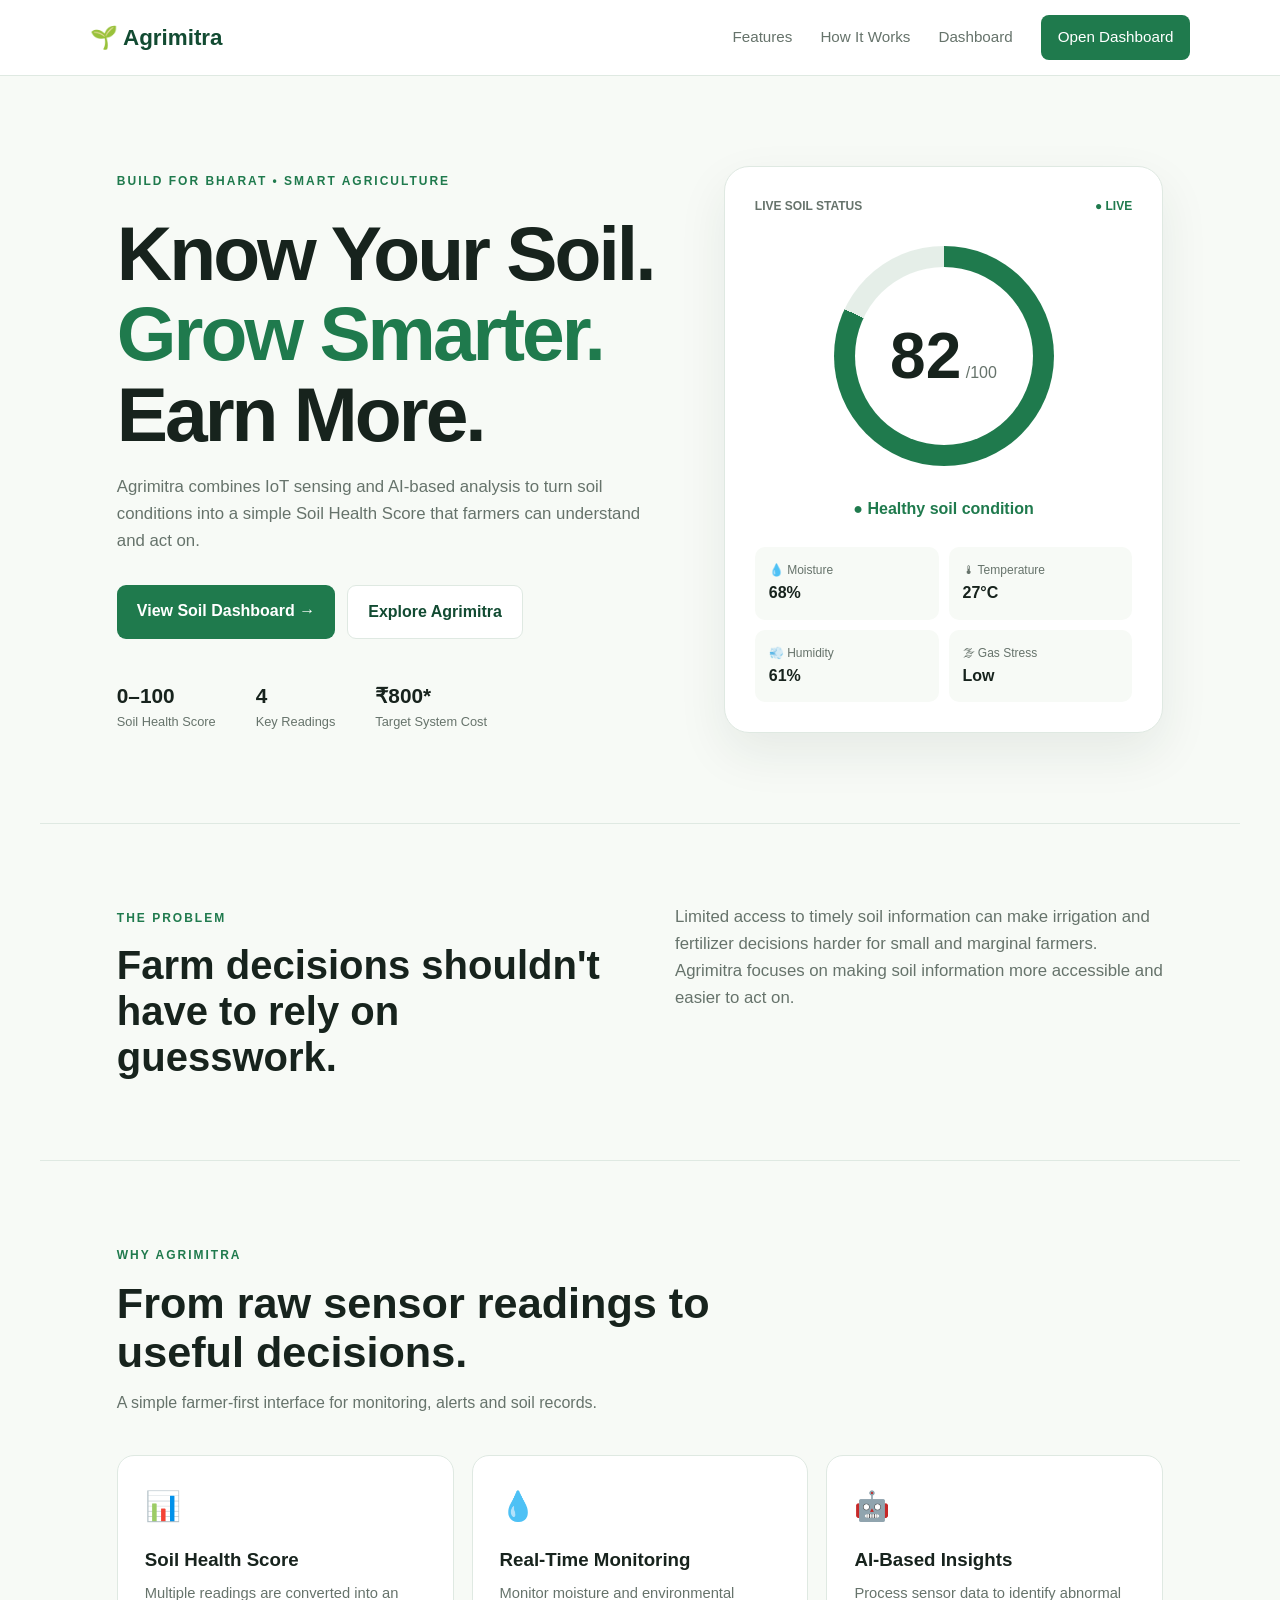
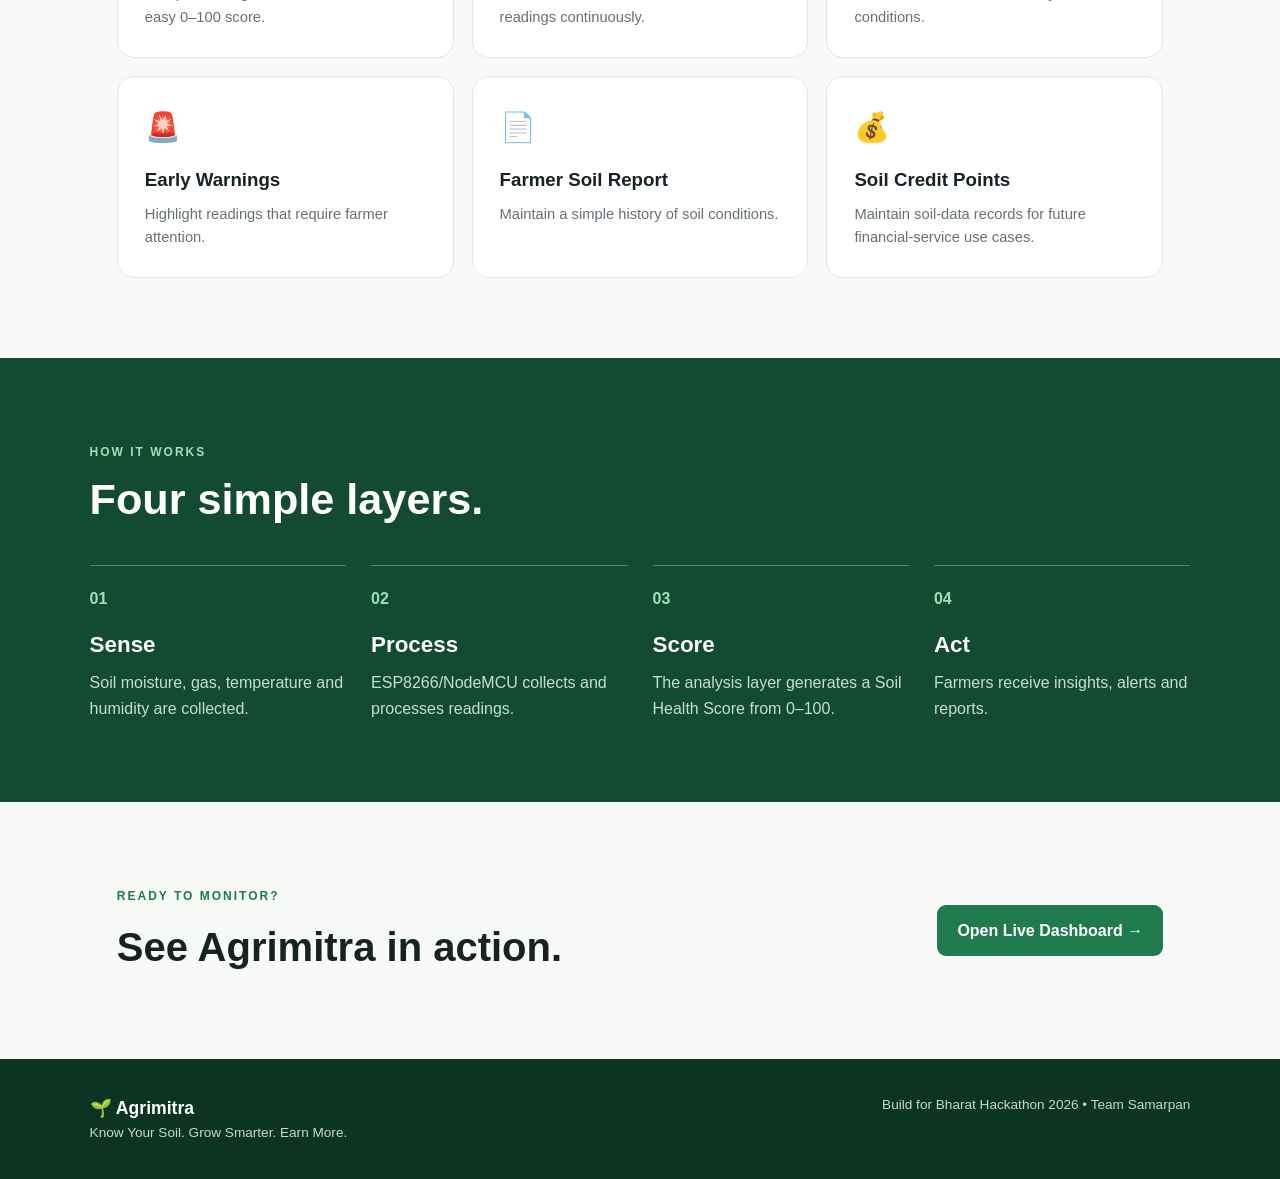
<file: frontend/index.html>
<!DOCTYPE html>
<html lang="en">

<head>
    <meta charset="UTF-8">

    <meta name="viewport"
          content="width=device-width, initial-scale=1.0">

    <title>Agrimitra | Smart Soil Monitoring</title>

    <meta name="description"
          content="Agrimitra - AI-powered smart soil monitoring for small farmers.">

    <link rel="stylesheet" href="style.css">
</head>

<body>

    <!-- ================= NAVBAR ================= -->

    <header class="navbar">

        <a href="index.html" class="brand">
            <span>🌱</span>
            Agrimitra
        </a>

        <nav>
            <a href="#features">Features</a>

            <a href="#how-it-works">
                How It Works
            </a>

            <a href="dashboard.html">
                Dashboard
            </a>

            <a href="dashboard.html"
               class="nav-btn">
                Open Dashboard
            </a>
        </nav>

    </header>


    <!-- ================= HERO ================= -->

    <section class="hero">

        <div class="hero-content">

            <span class="eyebrow">
                BUILD FOR BHARAT • SMART AGRICULTURE
            </span>

            <h1>
                Know Your Soil.
                <br>

                <span>Grow Smarter.</span>

                <br>

                Earn More.
            </h1>

            <p>
                Agrimitra combines IoT sensing and AI-based
                analysis to turn soil conditions into a simple
                Soil Health Score that farmers can understand
                and act on.
            </p>

            <div class="hero-buttons">

                <a href="dashboard.html"
                   class="primary-btn">
                    View Soil Dashboard →
                </a>

                <a href="#how-it-works"
                   class="secondary-btn">
                    Explore Agrimitra
                </a>

            </div>


            <!-- HERO STATS -->

            <div class="hero-stats">

                <div>
                    <strong>0–100</strong>
                    <span>Soil Health Score</span>
                </div>

                <div>
                    <strong>4</strong>
                    <span>Key Readings</span>
                </div>

                <div>
                    <strong>₹800*</strong>
                    <span>Target System Cost</span>
                </div>

            </div>

        </div>


        <!-- ================= LIVE CARD ================= -->

        <div class="hero-card">

            <div class="card-header">

                <span>
                    LIVE SOIL STATUS
                </span>

                <span class="live">
                    ● LIVE
                </span>

            </div>


            <div class="score-circle">

                <div>
                    <strong id="heroScore">
                        82
                    </strong>

                    <span>
                        /100
                    </span>
                </div>

            </div>


            <p class="healthy">
                ● Healthy soil condition
            </p>


            <div class="mini-grid">

                <div>
                    <span>💧 Moisture</span>
                    <strong id="heroMoisture">
                        68%
                    </strong>
                </div>

                <div>
                    <span>🌡 Temperature</span>
                    <strong id="heroTemp">
                        27°C
                    </strong>
                </div>

                <div>
                    <span>💨 Humidity</span>
                    <strong id="heroHumidity">
                        61%
                    </strong>
                </div>

                <div>
                    <span>🌫 Gas Stress</span>
                    <strong id="heroGas">
                        Low
                    </strong>
                </div>

            </div>

        </div>

    </section>



    <!-- ================= PROBLEM ================= -->

    <section class="problem">

        <div>

            <span class="eyebrow">
                THE PROBLEM
            </span>

            <h2>
                Farm decisions shouldn't have
                to rely on guesswork.
            </h2>

        </div>

        <p>
            Limited access to timely soil information can
            make irrigation and fertilizer decisions harder
            for small and marginal farmers.

            Agrimitra focuses on making soil information
            more accessible and easier to act on.
        </p>

    </section>



    <!-- ================= FEATURES ================= -->

    <section class="section"
             id="features">

        <div class="section-heading">

            <span class="eyebrow">
                WHY AGRIMITRA
            </span>

            <h2>
                From raw sensor readings
                to useful decisions.
            </h2>

            <p>
                A simple farmer-first interface for monitoring,
                alerts and soil records.
            </p>

        </div>


        <div class="feature-grid">


            <div class="feature-card">

                <div class="feature-icon">
                    📊
                </div>

                <h3>
                    Soil Health Score
                </h3>

                <p>
                    Multiple readings are converted
                    into an easy 0–100 score.
                </p>

            </div>



            <div class="feature-card">

                <div class="feature-icon">
                    💧
                </div>

                <h3>
                    Real-Time Monitoring
                </h3>

                <p>
                    Monitor moisture and environmental
                    readings continuously.
                </p>

            </div>



            <div class="feature-card">

                <div class="feature-icon">
                    🤖
                </div>

                <h3>
                    AI-Based Insights
                </h3>

                <p>
                    Process sensor data to identify
                    abnormal conditions.
                </p>

            </div>



            <div class="feature-card">

                <div class="feature-icon">
                    🚨
                </div>

                <h3>
                    Early Warnings
                </h3>

                <p>
                    Highlight readings that require
                    farmer attention.
                </p>

            </div>



            <div class="feature-card">

                <div class="feature-icon">
                    📄
                </div>

                <h3>
                    Farmer Soil Report
                </h3>

                <p>
                    Maintain a simple history of
                    soil conditions.
                </p>

            </div>



            <div class="feature-card">

                <div class="feature-icon">
                    💰
                </div>

                <h3>
                    Soil Credit Points
                </h3>

                <p>
                    Maintain soil-data records for
                    future financial-service use cases.
                </p>

            </div>

        </div>

    </section>



    <!-- ================= HOW IT WORKS ================= -->

    <section class="dark-section"
             id="how-it-works">

        <div class="section-heading dark-heading">

            <span class="eyebrow">
                HOW IT WORKS
            </span>

            <h2>
                Four simple layers.
            </h2>

        </div>


        <div class="steps">


            <div class="step">

                <span>01</span>

                <h3>
                    Sense
                </h3>

                <p>
                    Soil moisture, gas, temperature
                    and humidity are collected.
                </p>

            </div>



            <div class="step">

                <span>02</span>

                <h3>
                    Process
                </h3>

                <p>
                    ESP8266/NodeMCU collects
                    and processes readings.
                </p>

            </div>



            <div class="step">

                <span>03</span>

                <h3>
                    Score
                </h3>

                <p>
                    The analysis layer generates
                    a Soil Health Score from 0–100.
                </p>

            </div>



            <div class="step">

                <span>04</span>

                <h3>
                    Act
                </h3>

                <p>
                    Farmers receive insights,
                    alerts and reports.
                </p>

            </div>

        </div>

    </section>



    <!-- ================= CTA ================= -->

    <section class="cta">

        <div>

            <span class="eyebrow">
                READY TO MONITOR?
            </span>

            <h2>
                See Agrimitra in action.
            </h2>

        </div>

        <a href="dashboard.html"
           class="primary-btn">

            Open Live Dashboard →

        </a>

    </section>



    <!-- ================= FOOTER ================= -->

    <footer>

        <div>

            <strong>
                🌱 Agrimitra
            </strong>

            <p>
                Know Your Soil. Grow Smarter. Earn More.
            </p>

        </div>

        <p>
            Build for Bharat Hackathon 2026
            • Team Samarpan
        </p>

    </footer>


    <script src="script.js"></script>

</body>

</html>
</file>
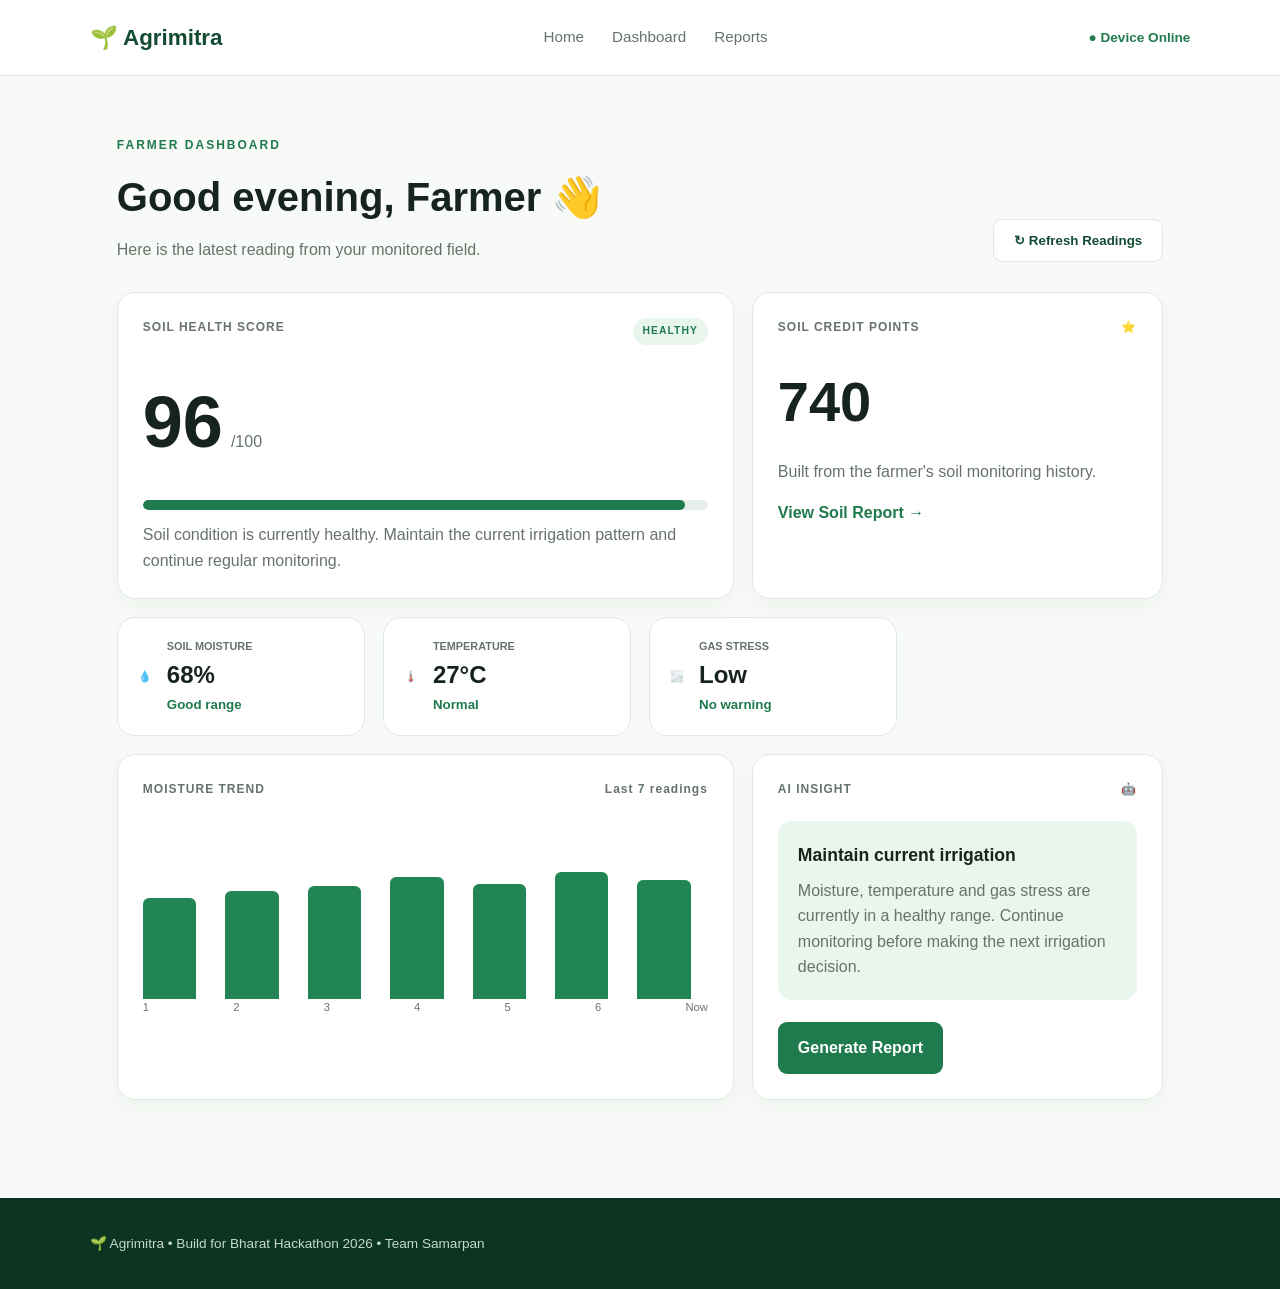
<file: frontend/dashboard.html>
<!DOCTYPE html>
<html lang="en">

<head>

    <meta charset="UTF-8">

    <meta name="viewport"
          content="width=device-width, initial-scale=1.0">

    <title>
        Agrimitra | Soil Dashboard
    </title>

    <link rel="stylesheet"
          href="style.css">

    <link rel="stylesheet"
          href="dashboard.css">

</head>


<body>


<header class="navbar">

    <a href="index.html"
       class="brand">

        🌱 Agrimitra

    </a>


    <nav>

        <a href="index.html">
            Home
        </a>

        <a href="dashboard.html">
            Dashboard
        </a>

        <a href="reports.html">
            Reports
        </a>

    </nav>


    <div class="status-pill">

        ● Device Online

    </div>

</header>



<main class="dashboard">


    <!-- ========================================
         DASHBOARD HEADER
    ========================================= -->

    <div class="dashboard-head">

        <div>

            <span class="eyebrow">
                FARMER DASHBOARD
            </span>

            <h1>
                Good evening, Farmer 👋
            </h1>

            <p>
                Here is the latest reading
                from your monitored field.
            </p>

        </div>


        <button
            class="secondary-btn"
            id="refreshBtn"
            type="button">

            ↻ Refresh Readings

        </button>

    </div>



    <!-- ========================================
         SCORE + CREDIT
    ========================================= -->

    <section class="dashboard-grid">


        <!-- ====================================
             SOIL HEALTH SCORE
        ===================================== -->

        <div class="panel">

            <div class="panel-title">

                <span>
                    SOIL HEALTH SCORE
                </span>

                <span
                    class="badge"
                    id="scoreLabel">

                    ---

                </span>

            </div>


            <div class="big-score">

                <strong id="score">
                    --
                </strong>

                <span>
                    /100
                </span>

            </div>


            <div class="progress">

                <span
                    id="scoreBar"
                    style="width:0%">

                </span>

            </div>


            <p id="scoreMessage">

                Waiting for latest soil reading...

            </p>

        </div>



        <!-- ====================================
             SOIL CREDIT POINTS
        ===================================== -->

        <div class="panel">

            <div class="panel-title">

                <span>
                    SOIL CREDIT POINTS
                </span>

                <span>
                    ⭐
                </span>

            </div>


            <div
                class="credit-number"
                id="creditPoints">

                740

            </div>


            <p>
                Built from the farmer's
                soil monitoring history.
            </p>


            <a href="reports.html"
               class="text-link">

                View Soil Report →

            </a>

        </div>

    </section>



    <!-- ========================================
         SENSOR CARDS
         
         HUMIDITY REMOVED
    ========================================= -->

    <section class="sensor-grid">


        <!-- ====================================
             SOIL MOISTURE
        ===================================== -->

        <div class="sensor-card">

            <span class="sensor-icon">
                💧
            </span>

            <div>

                <span>
                    SOIL MOISTURE
                </span>

                <strong id="moisture">
                    --
                </strong>

                <small id="moistureState">
                    Waiting for reading
                </small>

            </div>

        </div>



        <!-- ====================================
             TEMPERATURE
        ===================================== -->

        <div class="sensor-card">

            <span class="sensor-icon">
                🌡️
            </span>

            <div>

                <span>
                    TEMPERATURE
                </span>

                <strong id="temperature">
                    --
                </strong>

                <small id="tempState">
                    Waiting for reading
                </small>

            </div>

        </div>



        <!-- ====================================
             GAS STRESS
        ===================================== -->

        <div class="sensor-card">

            <span class="sensor-icon">
                🌫️
            </span>

            <div>

                <span>
                    GAS STRESS
                </span>

                <strong id="gas">
                    --
                </strong>

                <small id="gasState">
                    Waiting for reading
                </small>

            </div>

        </div>


    </section>



    <!-- ========================================
         LOWER SECTION
    ========================================= -->

    <section class="dashboard-grid">


        <!-- ====================================
             MOISTURE TREND
        ===================================== -->

        <div class="panel">

            <div class="panel-title">

                <span>
                    MOISTURE TREND
                </span>

                <span>
                    Last 7 readings
                </span>

            </div>


            <div
                class="chart"
                id="chart">

            </div>


            <div class="chart-labels">

                <span>1</span>
                <span>2</span>
                <span>3</span>
                <span>4</span>
                <span>5</span>
                <span>6</span>
                <span>Now</span>

            </div>

        </div>



        <!-- ====================================
             AI INSIGHT
        ===================================== -->

        <div class="panel">

            <div class="panel-title">

                <span>
                    AI INSIGHT
                </span>

                <span>
                    🤖
                </span>

            </div>


            <div class="insight">

                <strong id="insightTitle">

                    Waiting for soil analysis...

                </strong>


                <p id="insightText">

                    Refresh the readings to
                    generate the latest AI
                    soil health insight.

                </p>

            </div>


            <a href="reports.html"
               class="primary-btn">

                Generate Report

            </a>

        </div>

    </section>

</main>



<footer>

    <p>
        🌱 Agrimitra • Build for Bharat Hackathon 2026
        • Team Samarpan
    </p>

</footer>



<!-- ========================================
     JAVASCRIPT
========================================= -->

<script src="data.js"></script>

<script src="dashboard.js"></script>


</body>

</html>
</file>
<file: frontend/style.css>
* {
    margin: 0;
    padding: 0;
    box-sizing: border-box;
}

:root {

    --green: #1f7a4d;
    --dark-green: #124b32;

    --light-green: #e9f6ee;

    --background: #f7faf6;

    --white: #ffffff;

    --text: #17231d;

    --muted: #66736b;

    --border: #dfe9e2;
}


body {

    font-family: Arial, sans-serif;

    background: var(--background);

    color: var(--text);

    line-height: 1.6;
}


a {
    text-decoration: none;
    color: inherit;
}


/* ================= NAVBAR ================= */

.navbar {

    height: 76px;

    display: flex;

    align-items: center;

    justify-content: space-between;

    padding: 0 7%;

    background: white;

    border-bottom: 1px solid var(--border);

    position: sticky;

    top: 0;

    z-index: 100;
}


.brand {

    font-size: 1.4rem;

    font-weight: 800;

    color: var(--dark-green);
}


.navbar nav {

    display: flex;

    align-items: center;

    gap: 28px;

    color: var(--muted);

    font-size: 0.95rem;
}


.navbar nav a:hover {

    color: var(--green);
}


.nav-btn {

    background: var(--green);

    color: white !important;

    padding: 10px 17px;

    border-radius: 8px;
}


/* ================= BUTTONS ================= */

.primary-btn {

    display: inline-block;

    background: var(--green);

    color: white;

    padding: 13px 20px;

    border-radius: 9px;

    font-weight: bold;
}


.primary-btn:hover {

    background: var(--dark-green);
}


.secondary-btn {

    display: inline-block;

    background: white;

    border: 1px solid var(--border);

    padding: 13px 20px;

    border-radius: 9px;

    font-weight: bold;

    color: var(--dark-green);
}


/* ================= HERO ================= */

.hero {

    max-width: 1200px;

    margin: auto;

    padding: 90px 6%;

    display: grid;

    grid-template-columns: 1.1fr 0.9fr;

    gap: 70px;

    align-items: center;
}


.eyebrow {

    font-size: 0.75rem;

    letter-spacing: 2px;

    color: var(--green);

    font-weight: 800;
}


.hero h1 {

    font-size: 4.8rem;

    line-height: 1.05;

    margin: 20px 0;

    letter-spacing: -3px;
}


.hero h1 span {

    color: var(--green);
}


.hero-content > p {

    max-width: 620px;

    color: var(--muted);

    font-size: 1.05rem;
}


.hero-buttons {

    display: flex;

    gap: 12px;

    margin-top: 30px;
}


.hero-stats {

    display: flex;

    gap: 40px;

    margin-top: 40px;
}


.hero-stats div {

    display: flex;

    flex-direction: column;
}


.hero-stats strong {

    font-size: 1.3rem;
}


.hero-stats span {

    color: var(--muted);

    font-size: 0.8rem;
}


/* ================= HERO CARD ================= */

.hero-card {

    background: white;

    border: 1px solid var(--border);

    border-radius: 25px;

    padding: 30px;

    box-shadow: 0 20px 50px rgba(20, 55, 36, 0.08);
}


.card-header {

    display: flex;

    justify-content: space-between;

    font-size: 0.75rem;

    font-weight: bold;

    color: var(--muted);
}


.live {

    color: var(--green);
}


.score-circle {

    width: 220px;

    height: 220px;

    border-radius: 50%;

    margin: 30px auto;

    display: grid;

    place-items: center;

    background:
        conic-gradient(
            var(--green) 0 82%,
            #e5eee8 82% 100%
        );

    position: relative;
}


.score-circle::after {

    content: "";

    position: absolute;

    width: 178px;

    height: 178px;

    background: white;

    border-radius: 50%;
}


.score-circle div {

    position: relative;

    z-index: 2;
}


.score-circle strong {

    font-size: 4rem;
}


.score-circle span {

    color: var(--muted);
}


.healthy {

    text-align: center;

    color: var(--green);

    font-weight: bold;
}


/* ================= MINI GRID ================= */

.mini-grid {

    display: grid;

    grid-template-columns: 1fr 1fr;

    gap: 10px;

    margin-top: 25px;
}


.mini-grid div {

    background: var(--background);

    padding: 14px;

    border-radius: 10px;

    display: flex;

    flex-direction: column;
}


.mini-grid span {

    font-size: 0.75rem;

    color: var(--muted);
}


/* ================= PROBLEM ================= */

.problem {

    max-width: 1200px;

    margin: auto;

    padding: 80px 6%;

    display: grid;

    grid-template-columns: 1fr 1fr;

    gap: 70px;

    border-top: 1px solid var(--border);

    border-bottom: 1px solid var(--border);
}


.problem h2 {

    font-size: 2.5rem;

    line-height: 1.15;

    margin-top: 12px;
}


.problem p {

    color: var(--muted);

    font-size: 1.05rem;
}


/* ================= GENERAL SECTION ================= */

.section {

    max-width: 1200px;

    margin: auto;

    padding: 80px 6%;
}


.section-heading {

    max-width: 700px;

    margin-bottom: 40px;
}


.section-heading h2 {

    font-size: 2.7rem;

    line-height: 1.15;

    margin: 12px 0;
}


.section-heading p {

    color: var(--muted);
}


/* ================= FEATURES ================= */

.feature-grid {

    display: grid;

    grid-template-columns: repeat(3, 1fr);

    gap: 18px;
}


.feature-card {

    background: white;

    border: 1px solid var(--border);

    padding: 27px;

    border-radius: 17px;

    transition: 0.2s;
}


.feature-card:hover {

    transform: translateY(-5px);

    box-shadow: 0 15px 35px rgba(20, 55, 36, 0.08);
}


.feature-icon {

    font-size: 1.8rem;

    margin-bottom: 15px;
}


.feature-card h3 {

    margin-bottom: 8px;
}


.feature-card p {

    color: var(--muted);

    font-size: 0.92rem;
}


/* ================= HOW IT WORKS ================= */

.dark-section {

    background: var(--dark-green);

    color: white;

    padding: 80px 7%;
}


.dark-heading {

    max-width: 1200px;

    margin: auto auto 40px;
}


.dark-heading .eyebrow {

    color: #9ce2b8;
}


.steps {

    max-width: 1200px;

    margin: auto;

    display: grid;

    grid-template-columns: repeat(4, 1fr);

    gap: 25px;
}


.step {

    border-top: 1px solid rgba(255,255,255,0.3);

    padding-top: 20px;
}


.step > span {

    color: #9ce2b8;

    font-weight: bold;
}


.step h3 {

    font-size: 1.4rem;

    margin: 15px 0 8px;
}


.step p {

    color: #c8ddd1;
}


/* ================= CTA ================= */

.cta {

    max-width: 1200px;

    margin: auto;

    padding: 80px 6%;

    display: flex;

    align-items: center;

    justify-content: space-between;
}


.cta h2 {

    font-size: 2.5rem;

    margin-top: 8px;
}


/* ================= FOOTER ================= */

footer {

    background: #0c3422;

    color: #c6d9ce;

    padding: 35px 7%;

    display: flex;

    justify-content: space-between;

    font-size: 0.85rem;
}


footer strong {

    color: white;

    font-size: 1.1rem;
}


/* ================= RESPONSIVE ================= */

@media (max-width: 850px) {

    .navbar nav {

        display: none;
    }

    .hero {

        grid-template-columns: 1fr;
    }

    .problem {

        grid-template-columns: 1fr;
    }

    .feature-grid {

        grid-template-columns: 1fr 1fr;
    }

    .steps {

        grid-template-columns: 1fr 1fr;
    }
}


@media (max-width: 550px) {

    .hero h1 {

        font-size: 3.2rem;
    }

    .feature-grid {

        grid-template-columns: 1fr;
    }

    .steps {

        grid-template-columns: 1fr;
    }

    .hero-buttons {

        flex-direction: column;
    }

    .hero-stats {

        flex-wrap: wrap;
    }

    .cta {

        flex-direction: column;

        align-items: flex-start;

        gap: 25px;
    }

    footer {

        flex-direction: column;

        gap: 20px;
    }
}
</file>
<file: frontend/dashboard.css>
.dashboard {

    max-width: 1200px;

    margin: auto;

    padding: 55px 6% 80px;
}


.dashboard-head {

    display: flex;

    justify-content: space-between;

    align-items: flex-end;

    margin-bottom: 30px;
}


.dashboard-head h1 {

    font-size: 2.5rem;

    margin: 8px 0;
}


.dashboard-head p {

    color: var(--muted);
}


.status-pill {

    color: var(--green);

    font-size: 0.85rem;

    font-weight: bold;
}


.dashboard-grid {

    display: grid;

    grid-template-columns: 1.5fr 1fr;

    gap: 18px;

    margin-bottom: 18px;
}


.panel {

    background: white;

    border: 1px solid var(--border);

    border-radius: 18px;

    padding: 25px;

    box-shadow: 0 8px 25px rgba(20,55,36,0.04);
}


.panel-title {

    display: flex;

    justify-content: space-between;

    color: var(--muted);

    font-size: 0.75rem;

    font-weight: bold;

    letter-spacing: 1px;
}


.badge {

    background: var(--light-green);

    color: var(--green);

    padding: 5px 10px;

    border-radius: 20px;

    font-size: 0.65rem;
}


.big-score {

    display: flex;

    align-items: baseline;

    gap: 8px;

    margin: 20px 0;
}


.big-score strong {

    font-size: 4.5rem;
}


.big-score span {

    color: var(--muted);
}


.progress {

    height: 10px;

    background: #e5eee8;

    border-radius: 20px;

    overflow: hidden;
}


.progress span {

    display: block;

    height: 100%;

    background: var(--green);

    border-radius: 20px;
}


.panel > p {

    color: var(--muted);

    margin-top: 12px;
}


.credit-number {

    font-size: 3.5rem;

    font-weight: bold;

    color: var(--green-dark);

    margin: 20px 0 5px;
}


.text-link {

    display: inline-block;

    color: var(--green);

    font-weight: bold;

    margin-top: 15px;
}


/* SENSOR CARDS */

.sensor-grid {

    display: grid;

    grid-template-columns:
        repeat(4, 1fr);

    gap: 18px;

    margin-bottom: 18px;
}


.sensor-card {

    background: white;

    border: 1px solid var(--border);

    border-radius: 18px;

    padding: 20px;

    display: flex;

    gap: 15px;

    align-items: center;
}


.sensor-icon {

    font-size: 1.8rem;
}


.sensor-card div {

    display: flex;

    flex-direction: column;
}


.sensor-card span {

    color: var(--muted);

    font-size: 0.68rem;

    font-weight: bold;
}


.sensor-card strong {

    font-size: 1.5rem;
}


.sensor-card small {

    color: var(--green);

    font-weight: bold;
}


/* CHART */

.chart {

    height: 200px;

    display: flex;

    align-items: flex-end;

    gap: 12px;

    padding-top: 25px;
}


.bar {

    flex: 1;

    background: var(--green);

    border-radius: 7px 7px 2px 2px;

    min-width: 10px;
}


.chart-labels {

    display: flex;

    justify-content: space-between;

    color: var(--muted);

    font-size: 0.7rem;
}


/* AI INSIGHT */

.insight {

    background: var(--light-green);

    padding: 20px;

    border-radius: 14px;

    margin: 22px 0;
}


.insight strong {

    font-size: 1.1rem;
}


.insight p {

    color: var(--muted);

    margin-top: 8px;
}


/* RESPONSIVE */

@media(max-width:850px) {

    .dashboard-grid {

        grid-template-columns: 1fr;
    }

    .sensor-grid {

        grid-template-columns: 1fr 1fr;
    }

    .dashboard-head {

        flex-direction: column;

        align-items: flex-start;

        gap: 20px;
    }
}


@media(max-width:550px) {

    .sensor-grid {

        grid-template-columns: 1fr;
    }

    .big-score strong {

        font-size: 3.5rem;
    }
}
/* ===================================
   REPORT PAGE
=================================== */

.report-card {

    background: white;

    border: 1px solid var(--border);

    border-radius: 18px;

    padding: 38px;

    box-shadow:
        0 15px 40px rgba(20,55,36,0.07);
}


.report-header {

    display: flex;

    justify-content: space-between;

    padding-bottom: 25px;

    border-bottom: 1px solid var(--border);
}


.report-header h2 {

    margin-bottom: 5px;
}


.report-header p {

    color: var(--muted);
}


.report-header div:last-child {

    display: flex;

    flex-direction: column;

    text-align: right;
}


.report-header span {

    font-size: 0.7rem;

    color: var(--muted);
}


.report-summary {

    display: grid;

    grid-template-columns: 1fr 1fr;

    gap: 15px;

    margin: 25px 0;
}


.report-summary > div {

    background: var(--background);

    padding: 25px;

    border-radius: 14px;
}


.report-summary span {

    display: block;

    font-size: 0.7rem;

    color: var(--muted);

    font-weight: bold;
}


.report-summary strong {

    display: block;

    font-size: 2.6rem;

    color: var(--dark-green);

    margin: 7px 0;
}


.report-summary small {

    color: var(--muted);
}


.report-summary b {

    color: var(--green);

    font-size: 0.7rem;
}


.report-table {

    border: 1px solid var(--border);

    border-radius: 12px;

    overflow: hidden;
}


.report-table div {

    display: grid;

    grid-template-columns:
        1.5fr 1fr 1fr;

    padding: 15px 18px;

    border-bottom: 1px solid var(--border);
}


.report-table div:last-child {

    border-bottom: none;
}


.report-table em {

    color: var(--green);

    font-style: normal;
}


.recommendation {

    background: var(--light-green);

    padding: 20px;

    border-radius: 14px;

    margin-top: 25px;
}


.recommendation h3 {

    margin-bottom: 8px;
}


.recommendation p {

    color: var(--muted);
}


.report-note {

    margin-top: 25px;

    padding-top: 20px;

    border-top: 1px dashed var(--border);
}


.report-note p {

    color: var(--muted);

    margin-top: 5px;
}


/* PRINT */

@media print {

    .navbar,
    footer,
    button {

        display: none;
    }

    .dashboard {

        padding: 0;
    }

    .report-card {

        box-shadow: none;

        border: none;
    }
}
</file>
